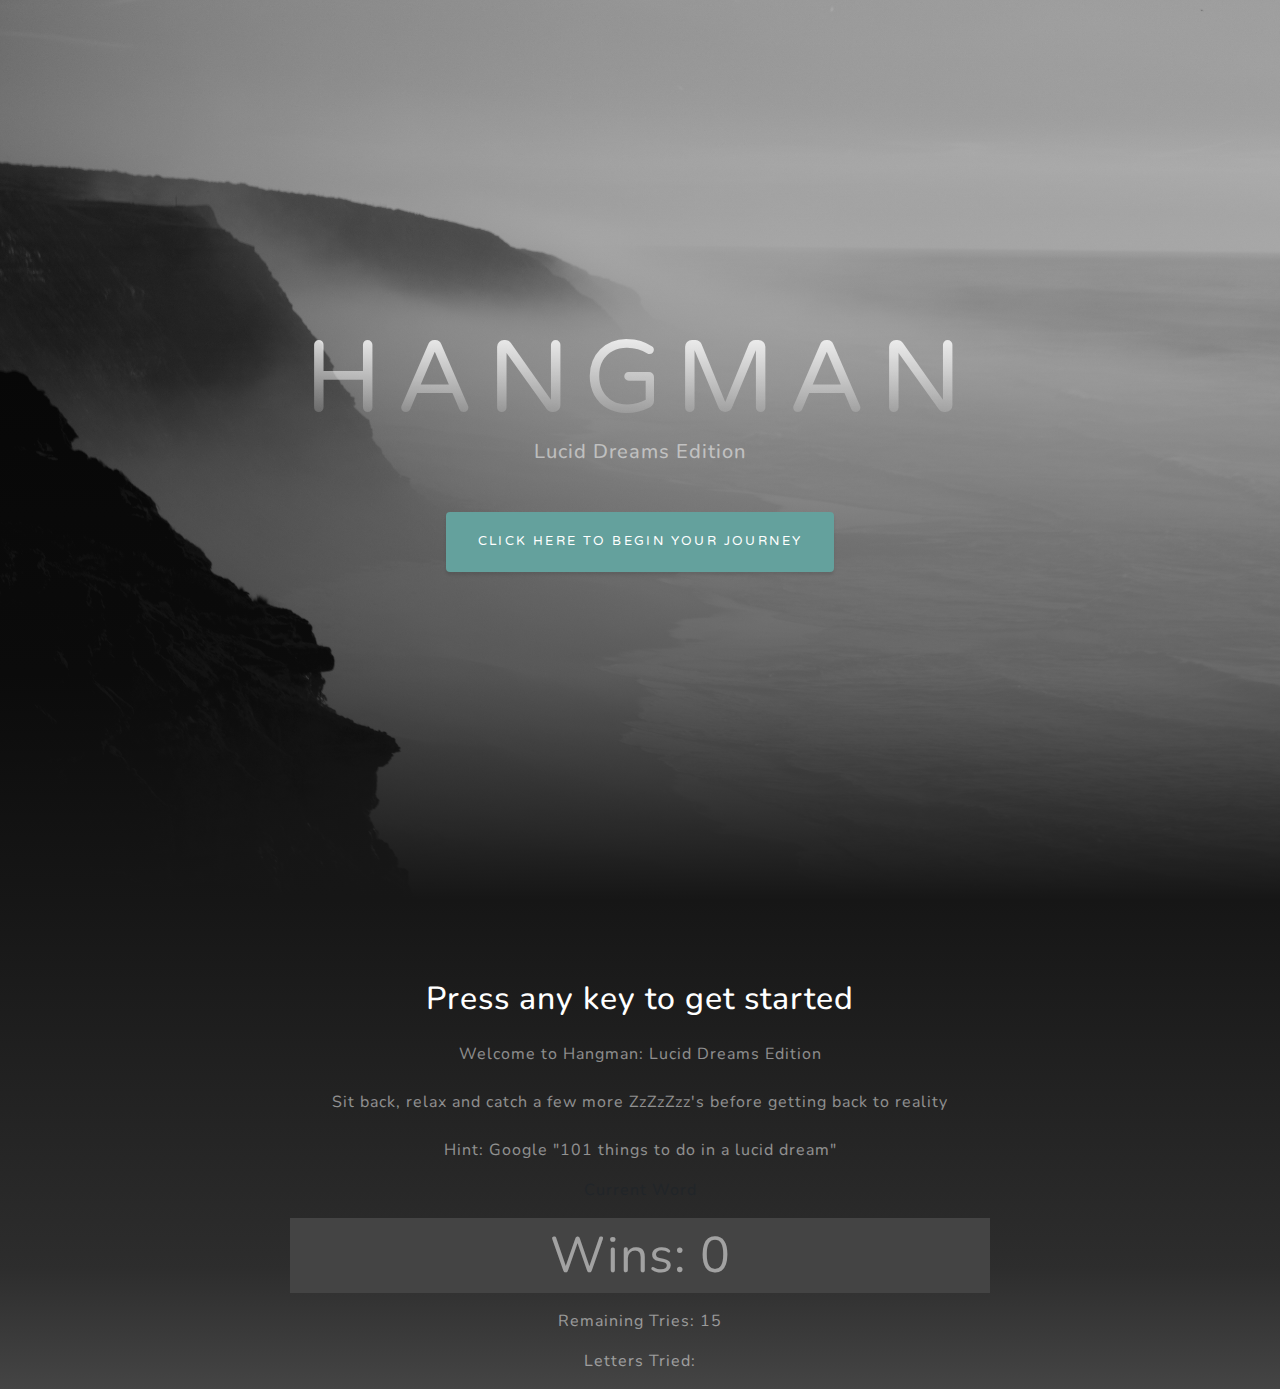
<file: index.html>
<!DOCTYPE html>
<html lang="en">

  <head>

    <meta charset="utf-8">
    <meta name="viewport" content="width=device-width, initial-scale=1, shrink-to-fit=no">
    <meta name="description" content="">
    <meta name="author" content="">

    <title>Hangman | Lucid Dreams Edition</title>

    <!-- Bootstrap core CSS -->
    <link href="vendor/bootstrap/css/bootstrap.min.css" rel="stylesheet">

    <!-- Custom fonts for this template -->
    <link href="vendor/fontawesome-free/css/all.min.css" rel="stylesheet">
    <link href="https://fonts.googleapis.com/css?family=Varela+Round" rel="stylesheet">
    <link href="https://fonts.googleapis.com/css?family=Nunito:200,200i,300,300i,400,400i,600,600i,700,700i,800,800i,900,900i" rel="stylesheet">

    <!-- Custom styles for this template -->
    <link href="assets/css/grayscale.css" rel="stylesheet">

    <!-- Hangman Game CSS -->
    <link href="assets/css/style.css" rel="stylesheet">

  </head>

  <body id="page-top">

     
    <!-- Header -->
    <header class="masthead">
      <div class="container d-flex h-100 align-items-center">
        <div class="mx-auto text-center">
          <h1 class="mx-auto my-0 text-uppercase">Hangman</h1>
          <h2 class="secondHead text-white-50 mx-auto mt-2 mb-5">Lucid Dreams Edition</h2>
          <a href="#hangman" class="btn btn-primary js-scroll-trigger">Click here to begin your journey</a>
        </div>
      </div>
    </header>

         

    <!-- About Section -->
    <section id="hangman" class="about-section text-center">
      <div class="container">
        <div class="row">
          <div class="col-lg-8 mx-auto">
            <h2 class="text-white mb-4">Press any key to get started</h2>
            <p class="text-white-50">Welcome to Hangman: Lucid Dreams Edition<br><br>Sit back, relax and catch a few more ZzZzZzz's before getting back to reality<br><br>Hint: Google "101 things to do in a lucid dream"</p>
          

             <!-- hangman game -->
        
             <div class="container">
               
                <div class="row main-row">
                         
                    <div class="word col-12">
                         <!-- Box that contains the current word -->
                        <p class="text-50 currentWord">Current Word </p>
                        <div id="hold-word">
                        <span class="text-design text-center" id="currentWord"></span>
                        </div>
                    </div>
                    
                    <!-- the panel for the letter guesses and win counts -->
                    <div class="score-view col-12">
                        <div class="row">
                            <div class="col-12">
                                
                                <div class="row">
                                    <div class="bottom-border col-12">
                                <p class="wins text-white-50 stats">Wins: <span id="wins">0</span></p>
                                <p class="tries text-white-50 stats">Remaining Tries: <span id="remainingTries">15</span></p>
                                <p class="tried text-white-50 stats">Letters Tried: <span id="lettersTried"></span></p>
                                    </div>
                            </div>
                            </div>
                        </div>
                    </div>
                </div>
            </div>
          
        
      </div>
    </section>

 
 

  

    <!-- Custom scripts for this template -->
    <script src="assets/javascript/grayscale.min.js"></script>

    <!-- Game script -->
    <script src="assets/javascript/game.js"></script>

  </body>

</html>
</file>
<file: assets/css/style.css>
html{
  background: #111;
  font-family: sans-serif;
  color: white;
}
.main-wrap{
  width: 400px;
  height: 300px;
  background: gray;
  display: flex;
  flex-direction: column;
  align-items: center;
  text-align: center;
  justify-content: center;
  margin: 30px auto;
  border-radius: 10px;
}
.answer-wrap{
  background: #444;
  width: 250px;
  border-radius: 5px;
  margin: 10px;
}

.wins-wrap{
  background: #444;
  width: auto;
  height: auto;
  border-radius: 5px;
  padding: 10px;
}

.guesses-wrap{
  background: #444;
  width: auto;
  height: auto;
  border-radius: 5px;
  padding: 10px;
}

.wins{
  font-size: 50px;
  color: red;
  background: #444;
  width: auto;
  height: auto;

}

.guesses{
  font-size: 50px;
  color: red;
  background: #444;
  width: auto;
  height: auto;

}

.input-wrap{
  width: 110px;
  display: flex;
  flex-flow: row;
  justify-content: space-around;
  align-items: center;
}
#user-guess{
  width: 30px;
  height: 30px;
  font-weight: bold;
  border-radius: 5px;
  text-align: center;
  background: rgba(0,0,0,0.8);
  outline: 0;
  border: none;
  padding: 0;
  color: white;
}
.guess-btn{
  height: 30px;
  width: 60px;
  background: green;
  display: flex;
  flex-direction: column;
  justify-content: center;
  border-radius: 8px;
  cursor: pointer;
}
.reset{
  height: 30px;
  width: 30px;
  background: darkred;
  display: flex;
  flex-direction: column;
  justify-content: center;
  border-radius: 50%;
  cursor: pointer;
  right: 0;
  align-self: flex-end;
  transform: translate(-10px,-50px);
  font-size: 1.5em;
}
</file>
<file: vendor/fontawesome-free/css/all.min.css>
/*!
 * Font Awesome Free 5.2.0 by @fontawesome - https://fontawesome.com
 * License - https://fontawesome.com/license (Icons: CC BY 4.0, Fonts: SIL OFL 1.1, Code: MIT License)
 */
.fa,.fab,.fal,.far,.fas{-moz-osx-font-smoothing:grayscale;-webkit-font-smoothing:antialiased;display:inline-block;font-style:normal;font-variant:normal;text-rendering:auto;line-height:1}.fa-lg{font-size:1.33333em;line-height:.75em;vertical-align:-.0667em}.fa-xs{font-size:.75em}.fa-sm{font-size:.875em}.fa-1x{font-size:1em}.fa-2x{font-size:2em}.fa-3x{font-size:3em}.fa-4x{font-size:4em}.fa-5x{font-size:5em}.fa-6x{font-size:6em}.fa-7x{font-size:7em}.fa-8x{font-size:8em}.fa-9x{font-size:9em}.fa-10x{font-size:10em}.fa-fw{text-align:center;width:1.25em}.fa-ul{list-style-type:none;margin-left:2.5em;padding-left:0}.fa-ul>li{position:relative}.fa-li{left:-2em;position:absolute;text-align:center;width:2em;line-height:inherit}.fa-border{border:.08em solid #eee;border-radius:.1em;padding:.2em .25em .15em}.fa-pull-left{float:left}.fa-pull-right{float:right}.fa.fa-pull-left,.fab.fa-pull-left,.fal.fa-pull-left,.far.fa-pull-left,.fas.fa-pull-left{margin-right:.3em}.fa.fa-pull-right,.fab.fa-pull-right,.fal.fa-pull-right,.far.fa-pull-right,.fas.fa-pull-right{margin-left:.3em}.fa-spin{animation:a 2s infinite linear}.fa-pulse{animation:a 1s infinite steps(8)}@keyframes a{0%{transform:rotate(0deg)}to{transform:rotate(1turn)}}.fa-rotate-90{-ms-filter:"progid:DXImageTransform.Microsoft.BasicImage(rotation=1)";transform:rotate(90deg)}.fa-rotate-180{-ms-filter:"progid:DXImageTransform.Microsoft.BasicImage(rotation=2)";transform:rotate(180deg)}.fa-rotate-270{-ms-filter:"progid:DXImageTransform.Microsoft.BasicImage(rotation=3)";transform:rotate(270deg)}.fa-flip-horizontal{-ms-filter:"progid:DXImageTransform.Microsoft.BasicImage(rotation=0, mirror=1)";transform:scaleX(-1)}.fa-flip-vertical{transform:scaleY(-1)}.fa-flip-horizontal.fa-flip-vertical,.fa-flip-vertical{-ms-filter:"progid:DXImageTransform.Microsoft.BasicImage(rotation=2, mirror=1)"}.fa-flip-horizontal.fa-flip-vertical{transform:scale(-1)}:root .fa-flip-horizontal,:root .fa-flip-vertical,:root .fa-rotate-90,:root .fa-rotate-180,:root .fa-rotate-270{-webkit-filter:none;filter:none}.fa-stack{display:inline-block;height:2em;line-height:2em;position:relative;vertical-align:middle;width:2em}.fa-stack-1x,.fa-stack-2x{left:0;position:absolute;text-align:center;width:100%}.fa-stack-1x{line-height:inherit}.fa-stack-2x{font-size:2em}.fa-inverse{color:#fff}.fa-500px:before{content:"\f26e"}.fa-accessible-icon:before{content:"\f368"}.fa-accusoft:before{content:"\f369"}.fa-address-book:before{content:"\f2b9"}.fa-address-card:before{content:"\f2bb"}.fa-adjust:before{content:"\f042"}.fa-adn:before{content:"\f170"}.fa-adversal:before{content:"\f36a"}.fa-affiliatetheme:before{content:"\f36b"}.fa-air-freshener:before{content:"\f5d0"}.fa-algolia:before{content:"\f36c"}.fa-align-center:before{content:"\f037"}.fa-align-justify:before{content:"\f039"}.fa-align-left:before{content:"\f036"}.fa-align-right:before{content:"\f038"}.fa-allergies:before{content:"\f461"}.fa-amazon:before{content:"\f270"}.fa-amazon-pay:before{content:"\f42c"}.fa-ambulance:before{content:"\f0f9"}.fa-american-sign-language-interpreting:before{content:"\f2a3"}.fa-amilia:before{content:"\f36d"}.fa-anchor:before{content:"\f13d"}.fa-android:before{content:"\f17b"}.fa-angellist:before{content:"\f209"}.fa-angle-double-down:before{content:"\f103"}.fa-angle-double-left:before{content:"\f100"}.fa-angle-double-right:before{content:"\f101"}.fa-angle-double-up:before{content:"\f102"}.fa-angle-down:before{content:"\f107"}.fa-angle-left:before{content:"\f104"}.fa-angle-right:before{content:"\f105"}.fa-angle-up:before{content:"\f106"}.fa-angry:before{content:"\f556"}.fa-angrycreative:before{content:"\f36e"}.fa-angular:before{content:"\f420"}.fa-app-store:before{content:"\f36f"}.fa-app-store-ios:before{content:"\f370"}.fa-apper:before{content:"\f371"}.fa-apple:before{content:"\f179"}.fa-apple-alt:before{content:"\f5d1"}.fa-apple-pay:before{content:"\f415"}.fa-archive:before{content:"\f187"}.fa-archway:before{content:"\f557"}.fa-arrow-alt-circle-down:before{content:"\f358"}.fa-arrow-alt-circle-left:before{content:"\f359"}.fa-arrow-alt-circle-right:before{content:"\f35a"}.fa-arrow-alt-circle-up:before{content:"\f35b"}.fa-arrow-circle-down:before{content:"\f0ab"}.fa-arrow-circle-left:before{content:"\f0a8"}.fa-arrow-circle-right:before{content:"\f0a9"}.fa-arrow-circle-up:before{content:"\f0aa"}.fa-arrow-down:before{content:"\f063"}.fa-arrow-left:before{content:"\f060"}.fa-arrow-right:before{content:"\f061"}.fa-arrow-up:before{content:"\f062"}.fa-arrows-alt:before{content:"\f0b2"}.fa-arrows-alt-h:before{content:"\f337"}.fa-arrows-alt-v:before{content:"\f338"}.fa-assistive-listening-systems:before{content:"\f2a2"}.fa-asterisk:before{content:"\f069"}.fa-asymmetrik:before{content:"\f372"}.fa-at:before{content:"\f1fa"}.fa-atlas:before{content:"\f558"}.fa-atom:before{content:"\f5d2"}.fa-audible:before{content:"\f373"}.fa-audio-description:before{content:"\f29e"}.fa-autoprefixer:before{content:"\f41c"}.fa-avianex:before{content:"\f374"}.fa-aviato:before{content:"\f421"}.fa-award:before{content:"\f559"}.fa-aws:before{content:"\f375"}.fa-backspace:before{content:"\f55a"}.fa-backward:before{content:"\f04a"}.fa-balance-scale:before{content:"\f24e"}.fa-ban:before{content:"\f05e"}.fa-band-aid:before{content:"\f462"}.fa-bandcamp:before{content:"\f2d5"}.fa-barcode:before{content:"\f02a"}.fa-bars:before{content:"\f0c9"}.fa-baseball-ball:before{content:"\f433"}.fa-basketball-ball:before{content:"\f434"}.fa-bath:before{content:"\f2cd"}.fa-battery-empty:before{content:"\f244"}.fa-battery-full:before{content:"\f240"}.fa-battery-half:before{content:"\f242"}.fa-battery-quarter:before{content:"\f243"}.fa-battery-three-quarters:before{content:"\f241"}.fa-bed:before{content:"\f236"}.fa-beer:before{content:"\f0fc"}.fa-behance:before{content:"\f1b4"}.fa-behance-square:before{content:"\f1b5"}.fa-bell:before{content:"\f0f3"}.fa-bell-slash:before{content:"\f1f6"}.fa-bezier-curve:before{content:"\f55b"}.fa-bicycle:before{content:"\f206"}.fa-bimobject:before{content:"\f378"}.fa-binoculars:before{content:"\f1e5"}.fa-birthday-cake:before{content:"\f1fd"}.fa-bitbucket:before{content:"\f171"}.fa-bitcoin:before{content:"\f379"}.fa-bity:before{content:"\f37a"}.fa-black-tie:before{content:"\f27e"}.fa-blackberry:before{content:"\f37b"}.fa-blender:before{content:"\f517"}.fa-blind:before{content:"\f29d"}.fa-blogger:before{content:"\f37c"}.fa-blogger-b:before{content:"\f37d"}.fa-bluetooth:before{content:"\f293"}.fa-bluetooth-b:before{content:"\f294"}.fa-bold:before{content:"\f032"}.fa-bolt:before{content:"\f0e7"}.fa-bomb:before{content:"\f1e2"}.fa-bone:before{content:"\f5d7"}.fa-bong:before{content:"\f55c"}.fa-book:before{content:"\f02d"}.fa-book-open:before{content:"\f518"}.fa-book-reader:before{content:"\f5da"}.fa-bookmark:before{content:"\f02e"}.fa-bowling-ball:before{content:"\f436"}.fa-box:before{content:"\f466"}.fa-box-open:before{content:"\f49e"}.fa-boxes:before{content:"\f468"}.fa-braille:before{content:"\f2a1"}.fa-brain:before{content:"\f5dc"}.fa-briefcase:before{content:"\f0b1"}.fa-briefcase-medical:before{content:"\f469"}.fa-broadcast-tower:before{content:"\f519"}.fa-broom:before{content:"\f51a"}.fa-brush:before{content:"\f55d"}.fa-btc:before{content:"\f15a"}.fa-bug:before{content:"\f188"}.fa-building:before{content:"\f1ad"}.fa-bullhorn:before{content:"\f0a1"}.fa-bullseye:before{content:"\f140"}.fa-burn:before{content:"\f46a"}.fa-buromobelexperte:before{content:"\f37f"}.fa-bus:before{content:"\f207"}.fa-bus-alt:before{content:"\f55e"}.fa-buysellads:before{content:"\f20d"}.fa-calculator:before{content:"\f1ec"}.fa-calendar:before{content:"\f133"}.fa-calendar-alt:before{content:"\f073"}.fa-calendar-check:before{content:"\f274"}.fa-calendar-minus:before{content:"\f272"}.fa-calendar-plus:before{content:"\f271"}.fa-calendar-times:before{content:"\f273"}.fa-camera:before{content:"\f030"}.fa-camera-retro:before{content:"\f083"}.fa-cannabis:before{content:"\f55f"}.fa-capsules:before{content:"\f46b"}.fa-car:before{content:"\f1b9"}.fa-car-alt:before{content:"\f5de"}.fa-car-battery:before{content:"\f5df"}.fa-car-crash:before{content:"\f5e1"}.fa-car-side:before{content:"\f5e4"}.fa-caret-down:before{content:"\f0d7"}.fa-caret-left:before{content:"\f0d9"}.fa-caret-right:before{content:"\f0da"}.fa-caret-square-down:before{content:"\f150"}.fa-caret-square-left:before{content:"\f191"}.fa-caret-square-right:before{content:"\f152"}.fa-caret-square-up:before{content:"\f151"}.fa-caret-up:before{content:"\f0d8"}.fa-cart-arrow-down:before{content:"\f218"}.fa-cart-plus:before{content:"\f217"}.fa-cc-amazon-pay:before{content:"\f42d"}.fa-cc-amex:before{content:"\f1f3"}.fa-cc-apple-pay:before{content:"\f416"}.fa-cc-diners-club:before{content:"\f24c"}.fa-cc-discover:before{content:"\f1f2"}.fa-cc-jcb:before{content:"\f24b"}.fa-cc-mastercard:before{content:"\f1f1"}.fa-cc-paypal:before{content:"\f1f4"}.fa-cc-stripe:before{content:"\f1f5"}.fa-cc-visa:before{content:"\f1f0"}.fa-centercode:before{content:"\f380"}.fa-certificate:before{content:"\f0a3"}.fa-chalkboard:before{content:"\f51b"}.fa-chalkboard-teacher:before{content:"\f51c"}.fa-charging-station:before{content:"\f5e7"}.fa-chart-area:before{content:"\f1fe"}.fa-chart-bar:before{content:"\f080"}.fa-chart-line:before{content:"\f201"}.fa-chart-pie:before{content:"\f200"}.fa-check:before{content:"\f00c"}.fa-check-circle:before{content:"\f058"}.fa-check-double:before{content:"\f560"}.fa-check-square:before{content:"\f14a"}.fa-chess:before{content:"\f439"}.fa-chess-bishop:before{content:"\f43a"}.fa-chess-board:before{content:"\f43c"}.fa-chess-king:before{content:"\f43f"}.fa-chess-knight:before{content:"\f441"}.fa-chess-pawn:before{content:"\f443"}.fa-chess-queen:before{content:"\f445"}.fa-chess-rook:before{content:"\f447"}.fa-chevron-circle-down:before{content:"\f13a"}.fa-chevron-circle-left:before{content:"\f137"}.fa-chevron-circle-right:before{content:"\f138"}.fa-chevron-circle-up:before{content:"\f139"}.fa-chevron-down:before{content:"\f078"}.fa-chevron-left:before{content:"\f053"}.fa-chevron-right:before{content:"\f054"}.fa-chevron-up:before{content:"\f077"}.fa-child:before{content:"\f1ae"}.fa-chrome:before{content:"\f268"}.fa-church:before{content:"\f51d"}.fa-circle:before{content:"\f111"}.fa-circle-notch:before{content:"\f1ce"}.fa-clipboard:before{content:"\f328"}.fa-clipboard-check:before{content:"\f46c"}.fa-clipboard-list:before{content:"\f46d"}.fa-clock:before{content:"\f017"}.fa-clone:before{content:"\f24d"}.fa-closed-captioning:before{content:"\f20a"}.fa-cloud:before{content:"\f0c2"}.fa-cloud-download-alt:before{content:"\f381"}.fa-cloud-upload-alt:before{content:"\f382"}.fa-cloudscale:before{content:"\f383"}.fa-cloudsmith:before{content:"\f384"}.fa-cloudversify:before{content:"\f385"}.fa-cocktail:before{content:"\f561"}.fa-code:before{content:"\f121"}.fa-code-branch:before{content:"\f126"}.fa-codepen:before{content:"\f1cb"}.fa-codiepie:before{content:"\f284"}.fa-coffee:before{content:"\f0f4"}.fa-cog:before{content:"\f013"}.fa-cogs:before{content:"\f085"}.fa-coins:before{content:"\f51e"}.fa-columns:before{content:"\f0db"}.fa-comment:before{content:"\f075"}.fa-comment-alt:before{content:"\f27a"}.fa-comment-dots:before{content:"\f4ad"}.fa-comment-slash:before{content:"\f4b3"}.fa-comments:before{content:"\f086"}.fa-compact-disc:before{content:"\f51f"}.fa-compass:before{content:"\f14e"}.fa-compress:before{content:"\f066"}.fa-concierge-bell:before{content:"\f562"}.fa-connectdevelop:before{content:"\f20e"}.fa-contao:before{content:"\f26d"}.fa-cookie:before{content:"\f563"}.fa-cookie-bite:before{content:"\f564"}.fa-copy:before{content:"\f0c5"}.fa-copyright:before{content:"\f1f9"}.fa-couch:before{content:"\f4b8"}.fa-cpanel:before{content:"\f388"}.fa-creative-commons:before{content:"\f25e"}.fa-creative-commons-by:before{content:"\f4e7"}.fa-creative-commons-nc:before{content:"\f4e8"}.fa-creative-commons-nc-eu:before{content:"\f4e9"}.fa-creative-commons-nc-jp:before{content:"\f4ea"}.fa-creative-commons-nd:before{content:"\f4eb"}.fa-creative-commons-pd:before{content:"\f4ec"}.fa-creative-commons-pd-alt:before{content:"\f4ed"}.fa-creative-commons-remix:before{content:"\f4ee"}.fa-creative-commons-sa:before{content:"\f4ef"}.fa-creative-commons-sampling:before{content:"\f4f0"}.fa-creative-commons-sampling-plus:before{content:"\f4f1"}.fa-creative-commons-share:before{content:"\f4f2"}.fa-credit-card:before{content:"\f09d"}.fa-crop:before{content:"\f125"}.fa-crop-alt:before{content:"\f565"}.fa-crosshairs:before{content:"\f05b"}.fa-crow:before{content:"\f520"}.fa-crown:before{content:"\f521"}.fa-css3:before{content:"\f13c"}.fa-css3-alt:before{content:"\f38b"}.fa-cube:before{content:"\f1b2"}.fa-cubes:before{content:"\f1b3"}.fa-cut:before{content:"\f0c4"}.fa-cuttlefish:before{content:"\f38c"}.fa-d-and-d:before{content:"\f38d"}.fa-dashcube:before{content:"\f210"}.fa-database:before{content:"\f1c0"}.fa-deaf:before{content:"\f2a4"}.fa-delicious:before{content:"\f1a5"}.fa-deploydog:before{content:"\f38e"}.fa-deskpro:before{content:"\f38f"}.fa-desktop:before{content:"\f108"}.fa-deviantart:before{content:"\f1bd"}.fa-diagnoses:before{content:"\f470"}.fa-dice:before{content:"\f522"}.fa-dice-five:before{content:"\f523"}.fa-dice-four:before{content:"\f524"}.fa-dice-one:before{content:"\f525"}.fa-dice-six:before{content:"\f526"}.fa-dice-three:before{content:"\f527"}.fa-dice-two:before{content:"\f528"}.fa-digg:before{content:"\f1a6"}.fa-digital-ocean:before{content:"\f391"}.fa-digital-tachograph:before{content:"\f566"}.fa-directions:before{content:"\f5eb"}.fa-discord:before{content:"\f392"}.fa-discourse:before{content:"\f393"}.fa-divide:before{content:"\f529"}.fa-dizzy:before{content:"\f567"}.fa-dna:before{content:"\f471"}.fa-dochub:before{content:"\f394"}.fa-docker:before{content:"\f395"}.fa-dollar-sign:before{content:"\f155"}.fa-dolly:before{content:"\f472"}.fa-dolly-flatbed:before{content:"\f474"}.fa-donate:before{content:"\f4b9"}.fa-door-closed:before{content:"\f52a"}.fa-door-open:before{content:"\f52b"}.fa-dot-circle:before{content:"\f192"}.fa-dove:before{content:"\f4ba"}.fa-download:before{content:"\f019"}.fa-draft2digital:before{content:"\f396"}.fa-drafting-compass:before{content:"\f568"}.fa-draw-polygon:before{content:"\f5ee"}.fa-dribbble:before{content:"\f17d"}.fa-dribbble-square:before{content:"\f397"}.fa-dropbox:before{content:"\f16b"}.fa-drum:before{content:"\f569"}.fa-drum-steelpan:before{content:"\f56a"}.fa-drupal:before{content:"\f1a9"}.fa-dumbbell:before{content:"\f44b"}.fa-dyalog:before{content:"\f399"}.fa-earlybirds:before{content:"\f39a"}.fa-ebay:before{content:"\f4f4"}.fa-edge:before{content:"\f282"}.fa-edit:before{content:"\f044"}.fa-eject:before{content:"\f052"}.fa-elementor:before{content:"\f430"}.fa-ellipsis-h:before{content:"\f141"}.fa-ellipsis-v:before{content:"\f142"}.fa-ello:before{content:"\f5f1"}.fa-ember:before{content:"\f423"}.fa-empire:before{content:"\f1d1"}.fa-envelope:before{content:"\f0e0"}.fa-envelope-open:before{content:"\f2b6"}.fa-envelope-square:before{content:"\f199"}.fa-envira:before{content:"\f299"}.fa-equals:before{content:"\f52c"}.fa-eraser:before{content:"\f12d"}.fa-erlang:before{content:"\f39d"}.fa-ethereum:before{content:"\f42e"}.fa-etsy:before{content:"\f2d7"}.fa-euro-sign:before{content:"\f153"}.fa-exchange-alt:before{content:"\f362"}.fa-exclamation:before{content:"\f12a"}.fa-exclamation-circle:before{content:"\f06a"}.fa-exclamation-triangle:before{content:"\f071"}.fa-expand:before{content:"\f065"}.fa-expand-arrows-alt:before{content:"\f31e"}.fa-expeditedssl:before{content:"\f23e"}.fa-external-link-alt:before{content:"\f35d"}.fa-external-link-square-alt:before{content:"\f360"}.fa-eye:before{content:"\f06e"}.fa-eye-dropper:before{content:"\f1fb"}.fa-eye-slash:before{content:"\f070"}.fa-facebook:before{content:"\f09a"}.fa-facebook-f:before{content:"\f39e"}.fa-facebook-messenger:before{content:"\f39f"}.fa-facebook-square:before{content:"\f082"}.fa-fast-backward:before{content:"\f049"}.fa-fast-forward:before{content:"\f050"}.fa-fax:before{content:"\f1ac"}.fa-feather:before{content:"\f52d"}.fa-feather-alt:before{content:"\f56b"}.fa-female:before{content:"\f182"}.fa-fighter-jet:before{content:"\f0fb"}.fa-file:before{content:"\f15b"}.fa-file-alt:before{content:"\f15c"}.fa-file-archive:before{content:"\f1c6"}.fa-file-audio:before{content:"\f1c7"}.fa-file-code:before{content:"\f1c9"}.fa-file-contract:before{content:"\f56c"}.fa-file-download:before{content:"\f56d"}.fa-file-excel:before{content:"\f1c3"}.fa-file-export:before{content:"\f56e"}.fa-file-image:before{content:"\f1c5"}.fa-file-import:before{content:"\f56f"}.fa-file-invoice:before{content:"\f570"}.fa-file-invoice-dollar:before{content:"\f571"}.fa-file-medical:before{content:"\f477"}.fa-file-medical-alt:before{content:"\f478"}.fa-file-pdf:before{content:"\f1c1"}.fa-file-powerpoint:before{content:"\f1c4"}.fa-file-prescription:before{content:"\f572"}.fa-file-signature:before{content:"\f573"}.fa-file-upload:before{content:"\f574"}.fa-file-video:before{content:"\f1c8"}.fa-file-word:before{content:"\f1c2"}.fa-fill:before{content:"\f575"}.fa-fill-drip:before{content:"\f576"}.fa-film:before{content:"\f008"}.fa-filter:before{content:"\f0b0"}.fa-fingerprint:before{content:"\f577"}.fa-fire:before{content:"\f06d"}.fa-fire-extinguisher:before{content:"\f134"}.fa-firefox:before{content:"\f269"}.fa-first-aid:before{content:"\f479"}.fa-first-order:before{content:"\f2b0"}.fa-first-order-alt:before{content:"\f50a"}.fa-firstdraft:before{content:"\f3a1"}.fa-fish:before{content:"\f578"}.fa-flag:before{content:"\f024"}.fa-flag-checkered:before{content:"\f11e"}.fa-flask:before{content:"\f0c3"}.fa-flickr:before{content:"\f16e"}.fa-flipboard:before{content:"\f44d"}.fa-flushed:before{content:"\f579"}.fa-fly:before{content:"\f417"}.fa-folder:before{content:"\f07b"}.fa-folder-open:before{content:"\f07c"}.fa-font:before{content:"\f031"}.fa-font-awesome:before{content:"\f2b4"}.fa-font-awesome-alt:before{content:"\f35c"}.fa-font-awesome-flag:before{content:"\f425"}.fa-font-awesome-logo-full:before{content:"\f4e6"}.fa-fonticons:before{content:"\f280"}.fa-fonticons-fi:before{content:"\f3a2"}.fa-football-ball:before{content:"\f44e"}.fa-fort-awesome:before{content:"\f286"}.fa-fort-awesome-alt:before{content:"\f3a3"}.fa-forumbee:before{content:"\f211"}.fa-forward:before{content:"\f04e"}.fa-foursquare:before{content:"\f180"}.fa-free-code-camp:before{content:"\f2c5"}.fa-freebsd:before{content:"\f3a4"}.fa-frog:before{content:"\f52e"}.fa-frown:before{content:"\f119"}.fa-frown-open:before{content:"\f57a"}.fa-fulcrum:before{content:"\f50b"}.fa-futbol:before{content:"\f1e3"}.fa-galactic-republic:before{content:"\f50c"}.fa-galactic-senate:before{content:"\f50d"}.fa-gamepad:before{content:"\f11b"}.fa-gas-pump:before{content:"\f52f"}.fa-gavel:before{content:"\f0e3"}.fa-gem:before{content:"\f3a5"}.fa-genderless:before{content:"\f22d"}.fa-get-pocket:before{content:"\f265"}.fa-gg:before{content:"\f260"}.fa-gg-circle:before{content:"\f261"}.fa-gift:before{content:"\f06b"}.fa-git:before{content:"\f1d3"}.fa-git-square:before{content:"\f1d2"}.fa-github:before{content:"\f09b"}.fa-github-alt:before{content:"\f113"}.fa-github-square:before{content:"\f092"}.fa-gitkraken:before{content:"\f3a6"}.fa-gitlab:before{content:"\f296"}.fa-gitter:before{content:"\f426"}.fa-glass-martini:before{content:"\f000"}.fa-glass-martini-alt:before{content:"\f57b"}.fa-glasses:before{content:"\f530"}.fa-glide:before{content:"\f2a5"}.fa-glide-g:before{content:"\f2a6"}.fa-globe:before{content:"\f0ac"}.fa-globe-africa:before{content:"\f57c"}.fa-globe-americas:before{content:"\f57d"}.fa-globe-asia:before{content:"\f57e"}.fa-gofore:before{content:"\f3a7"}.fa-golf-ball:before{content:"\f450"}.fa-goodreads:before{content:"\f3a8"}.fa-goodreads-g:before{content:"\f3a9"}.fa-google:before{content:"\f1a0"}.fa-google-drive:before{content:"\f3aa"}.fa-google-play:before{content:"\f3ab"}.fa-google-plus:before{content:"\f2b3"}.fa-google-plus-g:before{content:"\f0d5"}.fa-google-plus-square:before{content:"\f0d4"}.fa-google-wallet:before{content:"\f1ee"}.fa-graduation-cap:before{content:"\f19d"}.fa-gratipay:before{content:"\f184"}.fa-grav:before{content:"\f2d6"}.fa-greater-than:before{content:"\f531"}.fa-greater-than-equal:before{content:"\f532"}.fa-grimace:before{content:"\f57f"}.fa-grin:before{content:"\f580"}.fa-grin-alt:before{content:"\f581"}.fa-grin-beam:before{content:"\f582"}.fa-grin-beam-sweat:before{content:"\f583"}.fa-grin-hearts:before{content:"\f584"}.fa-grin-squint:before{content:"\f585"}.fa-grin-squint-tears:before{content:"\f586"}.fa-grin-stars:before{content:"\f587"}.fa-grin-tears:before{content:"\f588"}.fa-grin-tongue:before{content:"\f589"}.fa-grin-tongue-squint:before{content:"\f58a"}.fa-grin-tongue-wink:before{content:"\f58b"}.fa-grin-wink:before{content:"\f58c"}.fa-grip-horizontal:before{content:"\f58d"}.fa-grip-vertical:before{content:"\f58e"}.fa-gripfire:before{content:"\f3ac"}.fa-grunt:before{content:"\f3ad"}.fa-gulp:before{content:"\f3ae"}.fa-h-square:before{content:"\f0fd"}.fa-hacker-news:before{content:"\f1d4"}.fa-hacker-news-square:before{content:"\f3af"}.fa-hackerrank:before{content:"\f5f7"}.fa-hand-holding:before{content:"\f4bd"}.fa-hand-holding-heart:before{content:"\f4be"}.fa-hand-holding-usd:before{content:"\f4c0"}.fa-hand-lizard:before{content:"\f258"}.fa-hand-paper:before{content:"\f256"}.fa-hand-peace:before{content:"\f25b"}.fa-hand-point-down:before{content:"\f0a7"}.fa-hand-point-left:before{content:"\f0a5"}.fa-hand-point-right:before{content:"\f0a4"}.fa-hand-point-up:before{content:"\f0a6"}.fa-hand-pointer:before{content:"\f25a"}.fa-hand-rock:before{content:"\f255"}.fa-hand-scissors:before{content:"\f257"}.fa-hand-spock:before{content:"\f259"}.fa-hands:before{content:"\f4c2"}.fa-hands-helping:before{content:"\f4c4"}.fa-handshake:before{content:"\f2b5"}.fa-hashtag:before{content:"\f292"}.fa-hdd:before{content:"\f0a0"}.fa-heading:before{content:"\f1dc"}.fa-headphones:before{content:"\f025"}.fa-headphones-alt:before{content:"\f58f"}.fa-headset:before{content:"\f590"}.fa-heart:before{content:"\f004"}.fa-heartbeat:before{content:"\f21e"}.fa-helicopter:before{content:"\f533"}.fa-highlighter:before{content:"\f591"}.fa-hips:before{content:"\f452"}.fa-hire-a-helper:before{content:"\f3b0"}.fa-history:before{content:"\f1da"}.fa-hockey-puck:before{content:"\f453"}.fa-home:before{content:"\f015"}.fa-hooli:before{content:"\f427"}.fa-hornbill:before{content:"\f592"}.fa-hospital:before{content:"\f0f8"}.fa-hospital-alt:before{content:"\f47d"}.fa-hospital-symbol:before{content:"\f47e"}.fa-hot-tub:before{content:"\f593"}.fa-hotel:before{content:"\f594"}.fa-hotjar:before{content:"\f3b1"}.fa-hourglass:before{content:"\f254"}.fa-hourglass-end:before{content:"\f253"}.fa-hourglass-half:before{content:"\f252"}.fa-hourglass-start:before{content:"\f251"}.fa-houzz:before{content:"\f27c"}.fa-html5:before{content:"\f13b"}.fa-hubspot:before{content:"\f3b2"}.fa-i-cursor:before{content:"\f246"}.fa-id-badge:before{content:"\f2c1"}.fa-id-card:before{content:"\f2c2"}.fa-id-card-alt:before{content:"\f47f"}.fa-image:before{content:"\f03e"}.fa-images:before{content:"\f302"}.fa-imdb:before{content:"\f2d8"}.fa-inbox:before{content:"\f01c"}.fa-indent:before{content:"\f03c"}.fa-industry:before{content:"\f275"}.fa-infinity:before{content:"\f534"}.fa-info:before{content:"\f129"}.fa-info-circle:before{content:"\f05a"}.fa-instagram:before{content:"\f16d"}.fa-internet-explorer:before{content:"\f26b"}.fa-ioxhost:before{content:"\f208"}.fa-italic:before{content:"\f033"}.fa-itunes:before{content:"\f3b4"}.fa-itunes-note:before{content:"\f3b5"}.fa-java:before{content:"\f4e4"}.fa-jedi-order:before{content:"\f50e"}.fa-jenkins:before{content:"\f3b6"}.fa-joget:before{content:"\f3b7"}.fa-joint:before{content:"\f595"}.fa-joomla:before{content:"\f1aa"}.fa-js:before{content:"\f3b8"}.fa-js-square:before{content:"\f3b9"}.fa-jsfiddle:before{content:"\f1cc"}.fa-kaggle:before{content:"\f5fa"}.fa-key:before{content:"\f084"}.fa-keybase:before{content:"\f4f5"}.fa-keyboard:before{content:"\f11c"}.fa-keycdn:before{content:"\f3ba"}.fa-kickstarter:before{content:"\f3bb"}.fa-kickstarter-k:before{content:"\f3bc"}.fa-kiss:before{content:"\f596"}.fa-kiss-beam:before{content:"\f597"}.fa-kiss-wink-heart:before{content:"\f598"}.fa-kiwi-bird:before{content:"\f535"}.fa-korvue:before{content:"\f42f"}.fa-language:before{content:"\f1ab"}.fa-laptop:before{content:"\f109"}.fa-laptop-code:before{content:"\f5fc"}.fa-laravel:before{content:"\f3bd"}.fa-lastfm:before{content:"\f202"}.fa-lastfm-square:before{content:"\f203"}.fa-laugh:before{content:"\f599"}.fa-laugh-beam:before{content:"\f59a"}.fa-laugh-squint:before{content:"\f59b"}.fa-laugh-wink:before{content:"\f59c"}.fa-layer-group:before{content:"\f5fd"}.fa-leaf:before{content:"\f06c"}.fa-leanpub:before{content:"\f212"}.fa-lemon:before{content:"\f094"}.fa-less:before{content:"\f41d"}.fa-less-than:before{content:"\f536"}.fa-less-than-equal:before{content:"\f537"}.fa-level-down-alt:before{content:"\f3be"}.fa-level-up-alt:before{content:"\f3bf"}.fa-life-ring:before{content:"\f1cd"}.fa-lightbulb:before{content:"\f0eb"}.fa-line:before{content:"\f3c0"}.fa-link:before{content:"\f0c1"}.fa-linkedin:before{content:"\f08c"}.fa-linkedin-in:before{content:"\f0e1"}.fa-linode:before{content:"\f2b8"}.fa-linux:before{content:"\f17c"}.fa-lira-sign:before{content:"\f195"}.fa-list:before{content:"\f03a"}.fa-list-alt:before{content:"\f022"}.fa-list-ol:before{content:"\f0cb"}.fa-list-ul:before{content:"\f0ca"}.fa-location-arrow:before{content:"\f124"}.fa-lock:before{content:"\f023"}.fa-lock-open:before{content:"\f3c1"}.fa-long-arrow-alt-down:before{content:"\f309"}.fa-long-arrow-alt-left:before{content:"\f30a"}.fa-long-arrow-alt-right:before{content:"\f30b"}.fa-long-arrow-alt-up:before{content:"\f30c"}.fa-low-vision:before{content:"\f2a8"}.fa-luggage-cart:before{content:"\f59d"}.fa-lyft:before{content:"\f3c3"}.fa-magento:before{content:"\f3c4"}.fa-magic:before{content:"\f0d0"}.fa-magnet:before{content:"\f076"}.fa-mailchimp:before{content:"\f59e"}.fa-male:before{content:"\f183"}.fa-mandalorian:before{content:"\f50f"}.fa-map:before{content:"\f279"}.fa-map-marked:before{content:"\f59f"}.fa-map-marked-alt:before{content:"\f5a0"}.fa-map-marker:before{content:"\f041"}.fa-map-marker-alt:before{content:"\f3c5"}.fa-map-pin:before{content:"\f276"}.fa-map-signs:before{content:"\f277"}.fa-markdown:before{content:"\f60f"}.fa-marker:before{content:"\f5a1"}.fa-mars:before{content:"\f222"}.fa-mars-double:before{content:"\f227"}.fa-mars-stroke:before{content:"\f229"}.fa-mars-stroke-h:before{content:"\f22b"}.fa-mars-stroke-v:before{content:"\f22a"}.fa-mastodon:before{content:"\f4f6"}.fa-maxcdn:before{content:"\f136"}.fa-medal:before{content:"\f5a2"}.fa-medapps:before{content:"\f3c6"}.fa-medium:before{content:"\f23a"}.fa-medium-m:before{content:"\f3c7"}.fa-medkit:before{content:"\f0fa"}.fa-medrt:before{content:"\f3c8"}.fa-meetup:before{content:"\f2e0"}.fa-megaport:before{content:"\f5a3"}.fa-meh:before{content:"\f11a"}.fa-meh-blank:before{content:"\f5a4"}.fa-meh-rolling-eyes:before{content:"\f5a5"}.fa-memory:before{content:"\f538"}.fa-mercury:before{content:"\f223"}.fa-microchip:before{content:"\f2db"}.fa-microphone:before{content:"\f130"}.fa-microphone-alt:before{content:"\f3c9"}.fa-microphone-alt-slash:before{content:"\f539"}.fa-microphone-slash:before{content:"\f131"}.fa-microscope:before{content:"\f610"}.fa-microsoft:before{content:"\f3ca"}.fa-minus:before{content:"\f068"}.fa-minus-circle:before{content:"\f056"}.fa-minus-square:before{content:"\f146"}.fa-mix:before{content:"\f3cb"}.fa-mixcloud:before{content:"\f289"}.fa-mizuni:before{content:"\f3cc"}.fa-mobile:before{content:"\f10b"}.fa-mobile-alt:before{content:"\f3cd"}.fa-modx:before{content:"\f285"}.fa-monero:before{content:"\f3d0"}.fa-money-bill:before{content:"\f0d6"}.fa-money-bill-alt:before{content:"\f3d1"}.fa-money-bill-wave:before{content:"\f53a"}.fa-money-bill-wave-alt:before{content:"\f53b"}.fa-money-check:before{content:"\f53c"}.fa-money-check-alt:before{content:"\f53d"}.fa-monument:before{content:"\f5a6"}.fa-moon:before{content:"\f186"}.fa-mortar-pestle:before{content:"\f5a7"}.fa-motorcycle:before{content:"\f21c"}.fa-mouse-pointer:before{content:"\f245"}.fa-music:before{content:"\f001"}.fa-napster:before{content:"\f3d2"}.fa-neos:before{content:"\f612"}.fa-neuter:before{content:"\f22c"}.fa-newspaper:before{content:"\f1ea"}.fa-nimblr:before{content:"\f5a8"}.fa-nintendo-switch:before{content:"\f418"}.fa-node:before{content:"\f419"}.fa-node-js:before{content:"\f3d3"}.fa-not-equal:before{content:"\f53e"}.fa-notes-medical:before{content:"\f481"}.fa-npm:before{content:"\f3d4"}.fa-ns8:before{content:"\f3d5"}.fa-nutritionix:before{content:"\f3d6"}.fa-object-group:before{content:"\f247"}.fa-object-ungroup:before{content:"\f248"}.fa-odnoklassniki:before{content:"\f263"}.fa-odnoklassniki-square:before{content:"\f264"}.fa-oil-can:before{content:"\f613"}.fa-old-republic:before{content:"\f510"}.fa-opencart:before{content:"\f23d"}.fa-openid:before{content:"\f19b"}.fa-opera:before{content:"\f26a"}.fa-optin-monster:before{content:"\f23c"}.fa-osi:before{content:"\f41a"}.fa-outdent:before{content:"\f03b"}.fa-page4:before{content:"\f3d7"}.fa-pagelines:before{content:"\f18c"}.fa-paint-brush:before{content:"\f1fc"}.fa-paint-roller:before{content:"\f5aa"}.fa-palette:before{content:"\f53f"}.fa-palfed:before{content:"\f3d8"}.fa-pallet:before{content:"\f482"}.fa-paper-plane:before{content:"\f1d8"}.fa-paperclip:before{content:"\f0c6"}.fa-parachute-box:before{content:"\f4cd"}.fa-paragraph:before{content:"\f1dd"}.fa-parking:before{content:"\f540"}.fa-passport:before{content:"\f5ab"}.fa-paste:before{content:"\f0ea"}.fa-patreon:before{content:"\f3d9"}.fa-pause:before{content:"\f04c"}.fa-pause-circle:before{content:"\f28b"}.fa-paw:before{content:"\f1b0"}.fa-paypal:before{content:"\f1ed"}.fa-pen:before{content:"\f304"}.fa-pen-alt:before{content:"\f305"}.fa-pen-fancy:before{content:"\f5ac"}.fa-pen-nib:before{content:"\f5ad"}.fa-pen-square:before{content:"\f14b"}.fa-pencil-alt:before{content:"\f303"}.fa-pencil-ruler:before{content:"\f5ae"}.fa-people-carry:before{content:"\f4ce"}.fa-percent:before{content:"\f295"}.fa-percentage:before{content:"\f541"}.fa-periscope:before{content:"\f3da"}.fa-phabricator:before{content:"\f3db"}.fa-phoenix-framework:before{content:"\f3dc"}.fa-phoenix-squadron:before{content:"\f511"}.fa-phone:before{content:"\f095"}.fa-phone-slash:before{content:"\f3dd"}.fa-phone-square:before{content:"\f098"}.fa-phone-volume:before{content:"\f2a0"}.fa-php:before{content:"\f457"}.fa-pied-piper:before{content:"\f2ae"}.fa-pied-piper-alt:before{content:"\f1a8"}.fa-pied-piper-hat:before{content:"\f4e5"}.fa-pied-piper-pp:before{content:"\f1a7"}.fa-piggy-bank:before{content:"\f4d3"}.fa-pills:before{content:"\f484"}.fa-pinterest:before{content:"\f0d2"}.fa-pinterest-p:before{content:"\f231"}.fa-pinterest-square:before{content:"\f0d3"}.fa-plane:before{content:"\f072"}.fa-plane-arrival:before{content:"\f5af"}.fa-plane-departure:before{content:"\f5b0"}.fa-play:before{content:"\f04b"}.fa-play-circle:before{content:"\f144"}.fa-playstation:before{content:"\f3df"}.fa-plug:before{content:"\f1e6"}.fa-plus:before{content:"\f067"}.fa-plus-circle:before{content:"\f055"}.fa-plus-square:before{content:"\f0fe"}.fa-podcast:before{content:"\f2ce"}.fa-poo:before{content:"\f2fe"}.fa-poop:before{content:"\f619"}.fa-portrait:before{content:"\f3e0"}.fa-pound-sign:before{content:"\f154"}.fa-power-off:before{content:"\f011"}.fa-prescription:before{content:"\f5b1"}.fa-prescription-bottle:before{content:"\f485"}.fa-prescription-bottle-alt:before{content:"\f486"}.fa-print:before{content:"\f02f"}.fa-procedures:before{content:"\f487"}.fa-product-hunt:before{content:"\f288"}.fa-project-diagram:before{content:"\f542"}.fa-pushed:before{content:"\f3e1"}.fa-puzzle-piece:before{content:"\f12e"}.fa-python:before{content:"\f3e2"}.fa-qq:before{content:"\f1d6"}.fa-qrcode:before{content:"\f029"}.fa-question:before{content:"\f128"}.fa-question-circle:before{content:"\f059"}.fa-quidditch:before{content:"\f458"}.fa-quinscape:before{content:"\f459"}.fa-quora:before{content:"\f2c4"}.fa-quote-left:before{content:"\f10d"}.fa-quote-right:before{content:"\f10e"}.fa-r-project:before{content:"\f4f7"}.fa-random:before{content:"\f074"}.fa-ravelry:before{content:"\f2d9"}.fa-react:before{content:"\f41b"}.fa-readme:before{content:"\f4d5"}.fa-rebel:before{content:"\f1d0"}.fa-receipt:before{content:"\f543"}.fa-recycle:before{content:"\f1b8"}.fa-red-river:before{content:"\f3e3"}.fa-reddit:before{content:"\f1a1"}.fa-reddit-alien:before{content:"\f281"}.fa-reddit-square:before{content:"\f1a2"}.fa-redo:before{content:"\f01e"}.fa-redo-alt:before{content:"\f2f9"}.fa-registered:before{content:"\f25d"}.fa-rendact:before{content:"\f3e4"}.fa-renren:before{content:"\f18b"}.fa-reply:before{content:"\f3e5"}.fa-reply-all:before{content:"\f122"}.fa-replyd:before{content:"\f3e6"}.fa-researchgate:before{content:"\f4f8"}.fa-resolving:before{content:"\f3e7"}.fa-retweet:before{content:"\f079"}.fa-rev:before{content:"\f5b2"}.fa-ribbon:before{content:"\f4d6"}.fa-road:before{content:"\f018"}.fa-robot:before{content:"\f544"}.fa-rocket:before{content:"\f135"}.fa-rocketchat:before{content:"\f3e8"}.fa-rockrms:before{content:"\f3e9"}.fa-route:before{content:"\f4d7"}.fa-rss:before{content:"\f09e"}.fa-rss-square:before{content:"\f143"}.fa-ruble-sign:before{content:"\f158"}.fa-ruler:before{content:"\f545"}.fa-ruler-combined:before{content:"\f546"}.fa-ruler-horizontal:before{content:"\f547"}.fa-ruler-vertical:before{content:"\f548"}.fa-rupee-sign:before{content:"\f156"}.fa-sad-cry:before{content:"\f5b3"}.fa-sad-tear:before{content:"\f5b4"}.fa-safari:before{content:"\f267"}.fa-sass:before{content:"\f41e"}.fa-save:before{content:"\f0c7"}.fa-schlix:before{content:"\f3ea"}.fa-school:before{content:"\f549"}.fa-screwdriver:before{content:"\f54a"}.fa-scribd:before{content:"\f28a"}.fa-search:before{content:"\f002"}.fa-search-minus:before{content:"\f010"}.fa-search-plus:before{content:"\f00e"}.fa-searchengin:before{content:"\f3eb"}.fa-seedling:before{content:"\f4d8"}.fa-sellcast:before{content:"\f2da"}.fa-sellsy:before{content:"\f213"}.fa-server:before{content:"\f233"}.fa-servicestack:before{content:"\f3ec"}.fa-shapes:before{content:"\f61f"}.fa-share:before{content:"\f064"}.fa-share-alt:before{content:"\f1e0"}.fa-share-alt-square:before{content:"\f1e1"}.fa-share-square:before{content:"\f14d"}.fa-shekel-sign:before{content:"\f20b"}.fa-shield-alt:before{content:"\f3ed"}.fa-ship:before{content:"\f21a"}.fa-shipping-fast:before{content:"\f48b"}.fa-shirtsinbulk:before{content:"\f214"}.fa-shoe-prints:before{content:"\f54b"}.fa-shopping-bag:before{content:"\f290"}.fa-shopping-basket:before{content:"\f291"}.fa-shopping-cart:before{content:"\f07a"}.fa-shopware:before{content:"\f5b5"}.fa-shower:before{content:"\f2cc"}.fa-shuttle-van:before{content:"\f5b6"}.fa-sign:before{content:"\f4d9"}.fa-sign-in-alt:before{content:"\f2f6"}.fa-sign-language:before{content:"\f2a7"}.fa-sign-out-alt:before{content:"\f2f5"}.fa-signal:before{content:"\f012"}.fa-signature:before{content:"\f5b7"}.fa-simplybuilt:before{content:"\f215"}.fa-sistrix:before{content:"\f3ee"}.fa-sitemap:before{content:"\f0e8"}.fa-sith:before{content:"\f512"}.fa-skull:before{content:"\f54c"}.fa-skyatlas:before{content:"\f216"}.fa-skype:before{content:"\f17e"}.fa-slack:before{content:"\f198"}.fa-slack-hash:before{content:"\f3ef"}.fa-sliders-h:before{content:"\f1de"}.fa-slideshare:before{content:"\f1e7"}.fa-smile:before{content:"\f118"}.fa-smile-beam:before{content:"\f5b8"}.fa-smile-wink:before{content:"\f4da"}.fa-smoking:before{content:"\f48d"}.fa-smoking-ban:before{content:"\f54d"}.fa-snapchat:before{content:"\f2ab"}.fa-snapchat-ghost:before{content:"\f2ac"}.fa-snapchat-square:before{content:"\f2ad"}.fa-snowflake:before{content:"\f2dc"}.fa-solar-panel:before{content:"\f5ba"}.fa-sort:before{content:"\f0dc"}.fa-sort-alpha-down:before{content:"\f15d"}.fa-sort-alpha-up:before{content:"\f15e"}.fa-sort-amount-down:before{content:"\f160"}.fa-sort-amount-up:before{content:"\f161"}.fa-sort-down:before{content:"\f0dd"}.fa-sort-numeric-down:before{content:"\f162"}.fa-sort-numeric-up:before{content:"\f163"}.fa-sort-up:before{content:"\f0de"}.fa-soundcloud:before{content:"\f1be"}.fa-spa:before{content:"\f5bb"}.fa-space-shuttle:before{content:"\f197"}.fa-speakap:before{content:"\f3f3"}.fa-spinner:before{content:"\f110"}.fa-splotch:before{content:"\f5bc"}.fa-spotify:before{content:"\f1bc"}.fa-spray-can:before{content:"\f5bd"}.fa-square:before{content:"\f0c8"}.fa-square-full:before{content:"\f45c"}.fa-squarespace:before{content:"\f5be"}.fa-stack-exchange:before{content:"\f18d"}.fa-stack-overflow:before{content:"\f16c"}.fa-stamp:before{content:"\f5bf"}.fa-star:before{content:"\f005"}.fa-star-half:before{content:"\f089"}.fa-star-half-alt:before{content:"\f5c0"}.fa-star-of-life:before{content:"\f621"}.fa-staylinked:before{content:"\f3f5"}.fa-steam:before{content:"\f1b6"}.fa-steam-square:before{content:"\f1b7"}.fa-steam-symbol:before{content:"\f3f6"}.fa-step-backward:before{content:"\f048"}.fa-step-forward:before{content:"\f051"}.fa-stethoscope:before{content:"\f0f1"}.fa-sticker-mule:before{content:"\f3f7"}.fa-sticky-note:before{content:"\f249"}.fa-stop:before{content:"\f04d"}.fa-stop-circle:before{content:"\f28d"}.fa-stopwatch:before{content:"\f2f2"}.fa-store:before{content:"\f54e"}.fa-store-alt:before{content:"\f54f"}.fa-strava:before{content:"\f428"}.fa-stream:before{content:"\f550"}.fa-street-view:before{content:"\f21d"}.fa-strikethrough:before{content:"\f0cc"}.fa-stripe:before{content:"\f429"}.fa-stripe-s:before{content:"\f42a"}.fa-stroopwafel:before{content:"\f551"}.fa-studiovinari:before{content:"\f3f8"}.fa-stumbleupon:before{content:"\f1a4"}.fa-stumbleupon-circle:before{content:"\f1a3"}.fa-subscript:before{content:"\f12c"}.fa-subway:before{content:"\f239"}.fa-suitcase:before{content:"\f0f2"}.fa-suitcase-rolling:before{content:"\f5c1"}.fa-sun:before{content:"\f185"}.fa-superpowers:before{content:"\f2dd"}.fa-superscript:before{content:"\f12b"}.fa-supple:before{content:"\f3f9"}.fa-surprise:before{content:"\f5c2"}.fa-swatchbook:before{content:"\f5c3"}.fa-swimmer:before{content:"\f5c4"}.fa-swimming-pool:before{content:"\f5c5"}.fa-sync:before{content:"\f021"}.fa-sync-alt:before{content:"\f2f1"}.fa-syringe:before{content:"\f48e"}.fa-table:before{content:"\f0ce"}.fa-table-tennis:before{content:"\f45d"}.fa-tablet:before{content:"\f10a"}.fa-tablet-alt:before{content:"\f3fa"}.fa-tablets:before{content:"\f490"}.fa-tachometer-alt:before{content:"\f3fd"}.fa-tag:before{content:"\f02b"}.fa-tags:before{content:"\f02c"}.fa-tape:before{content:"\f4db"}.fa-tasks:before{content:"\f0ae"}.fa-taxi:before{content:"\f1ba"}.fa-teamspeak:before{content:"\f4f9"}.fa-teeth:before{content:"\f62e"}.fa-teeth-open:before{content:"\f62f"}.fa-telegram:before{content:"\f2c6"}.fa-telegram-plane:before{content:"\f3fe"}.fa-tencent-weibo:before{content:"\f1d5"}.fa-terminal:before{content:"\f120"}.fa-text-height:before{content:"\f034"}.fa-text-width:before{content:"\f035"}.fa-th:before{content:"\f00a"}.fa-th-large:before{content:"\f009"}.fa-th-list:before{content:"\f00b"}.fa-theater-masks:before{content:"\f630"}.fa-themeco:before{content:"\f5c6"}.fa-themeisle:before{content:"\f2b2"}.fa-thermometer:before{content:"\f491"}.fa-thermometer-empty:before{content:"\f2cb"}.fa-thermometer-full:before{content:"\f2c7"}.fa-thermometer-half:before{content:"\f2c9"}.fa-thermometer-quarter:before{content:"\f2ca"}.fa-thermometer-three-quarters:before{content:"\f2c8"}.fa-thumbs-down:before{content:"\f165"}.fa-thumbs-up:before{content:"\f164"}.fa-thumbtack:before{content:"\f08d"}.fa-ticket-alt:before{content:"\f3ff"}.fa-times:before{content:"\f00d"}.fa-times-circle:before{content:"\f057"}.fa-tint:before{content:"\f043"}.fa-tint-slash:before{content:"\f5c7"}.fa-tired:before{content:"\f5c8"}.fa-toggle-off:before{content:"\f204"}.fa-toggle-on:before{content:"\f205"}.fa-toolbox:before{content:"\f552"}.fa-tooth:before{content:"\f5c9"}.fa-trade-federation:before{content:"\f513"}.fa-trademark:before{content:"\f25c"}.fa-traffic-light:before{content:"\f637"}.fa-train:before{content:"\f238"}.fa-transgender:before{content:"\f224"}.fa-transgender-alt:before{content:"\f225"}.fa-trash:before{content:"\f1f8"}.fa-trash-alt:before{content:"\f2ed"}.fa-tree:before{content:"\f1bb"}.fa-trello:before{content:"\f181"}.fa-tripadvisor:before{content:"\f262"}.fa-trophy:before{content:"\f091"}.fa-truck:before{content:"\f0d1"}.fa-truck-loading:before{content:"\f4de"}.fa-truck-monster:before{content:"\f63b"}.fa-truck-moving:before{content:"\f4df"}.fa-truck-pickup:before{content:"\f63c"}.fa-tshirt:before{content:"\f553"}.fa-tty:before{content:"\f1e4"}.fa-tumblr:before{content:"\f173"}.fa-tumblr-square:before{content:"\f174"}.fa-tv:before{content:"\f26c"}.fa-twitch:before{content:"\f1e8"}.fa-twitter:before{content:"\f099"}.fa-twitter-square:before{content:"\f081"}.fa-typo3:before{content:"\f42b"}.fa-uber:before{content:"\f402"}.fa-uikit:before{content:"\f403"}.fa-umbrella:before{content:"\f0e9"}.fa-umbrella-beach:before{content:"\f5ca"}.fa-underline:before{content:"\f0cd"}.fa-undo:before{content:"\f0e2"}.fa-undo-alt:before{content:"\f2ea"}.fa-uniregistry:before{content:"\f404"}.fa-universal-access:before{content:"\f29a"}.fa-university:before{content:"\f19c"}.fa-unlink:before{content:"\f127"}.fa-unlock:before{content:"\f09c"}.fa-unlock-alt:before{content:"\f13e"}.fa-untappd:before{content:"\f405"}.fa-upload:before{content:"\f093"}.fa-usb:before{content:"\f287"}.fa-user:before{content:"\f007"}.fa-user-alt:before{content:"\f406"}.fa-user-alt-slash:before{content:"\f4fa"}.fa-user-astronaut:before{content:"\f4fb"}.fa-user-check:before{content:"\f4fc"}.fa-user-circle:before{content:"\f2bd"}.fa-user-clock:before{content:"\f4fd"}.fa-user-cog:before{content:"\f4fe"}.fa-user-edit:before{content:"\f4ff"}.fa-user-friends:before{content:"\f500"}.fa-user-graduate:before{content:"\f501"}.fa-user-lock:before{content:"\f502"}.fa-user-md:before{content:"\f0f0"}.fa-user-minus:before{content:"\f503"}.fa-user-ninja:before{content:"\f504"}.fa-user-plus:before{content:"\f234"}.fa-user-secret:before{content:"\f21b"}.fa-user-shield:before{content:"\f505"}.fa-user-slash:before{content:"\f506"}.fa-user-tag:before{content:"\f507"}.fa-user-tie:before{content:"\f508"}.fa-user-times:before{content:"\f235"}.fa-users:before{content:"\f0c0"}.fa-users-cog:before{content:"\f509"}.fa-ussunnah:before{content:"\f407"}.fa-utensil-spoon:before{content:"\f2e5"}.fa-utensils:before{content:"\f2e7"}.fa-vaadin:before{content:"\f408"}.fa-vector-square:before{content:"\f5cb"}.fa-venus:before{content:"\f221"}.fa-venus-double:before{content:"\f226"}.fa-venus-mars:before{content:"\f228"}.fa-viacoin:before{content:"\f237"}.fa-viadeo:before{content:"\f2a9"}.fa-viadeo-square:before{content:"\f2aa"}.fa-vial:before{content:"\f492"}.fa-vials:before{content:"\f493"}.fa-viber:before{content:"\f409"}.fa-video:before{content:"\f03d"}.fa-video-slash:before{content:"\f4e2"}.fa-vimeo:before{content:"\f40a"}.fa-vimeo-square:before{content:"\f194"}.fa-vimeo-v:before{content:"\f27d"}.fa-vine:before{content:"\f1ca"}.fa-vk:before{content:"\f189"}.fa-vnv:before{content:"\f40b"}.fa-volleyball-ball:before{content:"\f45f"}.fa-volume-down:before{content:"\f027"}.fa-volume-off:before{content:"\f026"}.fa-volume-up:before{content:"\f028"}.fa-vuejs:before{content:"\f41f"}.fa-walking:before{content:"\f554"}.fa-wallet:before{content:"\f555"}.fa-warehouse:before{content:"\f494"}.fa-weebly:before{content:"\f5cc"}.fa-weibo:before{content:"\f18a"}.fa-weight:before{content:"\f496"}.fa-weight-hanging:before{content:"\f5cd"}.fa-weixin:before{content:"\f1d7"}.fa-whatsapp:before{content:"\f232"}.fa-whatsapp-square:before{content:"\f40c"}.fa-wheelchair:before{content:"\f193"}.fa-whmcs:before{content:"\f40d"}.fa-wifi:before{content:"\f1eb"}.fa-wikipedia-w:before{content:"\f266"}.fa-window-close:before{content:"\f410"}.fa-window-maximize:before{content:"\f2d0"}.fa-window-minimize:before{content:"\f2d1"}.fa-window-restore:before{content:"\f2d2"}.fa-windows:before{content:"\f17a"}.fa-wine-glass:before{content:"\f4e3"}.fa-wine-glass-alt:before{content:"\f5ce"}.fa-wix:before{content:"\f5cf"}.fa-wolf-pack-battalion:before{content:"\f514"}.fa-won-sign:before{content:"\f159"}.fa-wordpress:before{content:"\f19a"}.fa-wordpress-simple:before{content:"\f411"}.fa-wpbeginner:before{content:"\f297"}.fa-wpexplorer:before{content:"\f2de"}.fa-wpforms:before{content:"\f298"}.fa-wrench:before{content:"\f0ad"}.fa-x-ray:before{content:"\f497"}.fa-xbox:before{content:"\f412"}.fa-xing:before{content:"\f168"}.fa-xing-square:before{content:"\f169"}.fa-y-combinator:before{content:"\f23b"}.fa-yahoo:before{content:"\f19e"}.fa-yandex:before{content:"\f413"}.fa-yandex-international:before{content:"\f414"}.fa-yelp:before{content:"\f1e9"}.fa-yen-sign:before{content:"\f157"}.fa-yoast:before{content:"\f2b1"}.fa-youtube:before{content:"\f167"}.fa-youtube-square:before{content:"\f431"}.fa-zhihu:before{content:"\f63f"}.sr-only{border:0;clip:rect(0,0,0,0);height:1px;margin:-1px;overflow:hidden;padding:0;position:absolute;width:1px}.sr-only-focusable:active,.sr-only-focusable:focus{clip:auto;height:auto;margin:0;overflow:visible;position:static;width:auto}@font-face{font-family:"Font Awesome 5 Brands";font-style:normal;font-weight:normal;src:url(../webfonts/fa-brands-400.eot);src:url(../webfonts/fa-brands-400.eot?#iefix) format("embedded-opentype"),url(../webfonts/fa-brands-400.woff2) format("woff2"),url(../webfonts/fa-brands-400.woff) format("woff"),url(../webfonts/fa-brands-400.ttf) format("truetype"),url(../webfonts/fa-brands-400.svg#fontawesome) format("svg")}.fab{font-family:"Font Awesome 5 Brands"}@font-face{font-family:"Font Awesome 5 Free";font-style:normal;font-weight:400;src:url(../webfonts/fa-regular-400.eot);src:url(../webfonts/fa-regular-400.eot?#iefix) format("embedded-opentype"),url(../webfonts/fa-regular-400.woff2) format("woff2"),url(../webfonts/fa-regular-400.woff) format("woff"),url(../webfonts/fa-regular-400.ttf) format("truetype"),url(../webfonts/fa-regular-400.svg#fontawesome) format("svg")}.far{font-weight:400}@font-face{font-family:"Font Awesome 5 Free";font-style:normal;font-weight:900;src:url(../webfonts/fa-solid-900.eot);src:url(../webfonts/fa-solid-900.eot?#iefix) format("embedded-opentype"),url(../webfonts/fa-solid-900.woff2) format("woff2"),url(../webfonts/fa-solid-900.woff) format("woff"),url(../webfonts/fa-solid-900.ttf) format("truetype"),url(../webfonts/fa-solid-900.svg#fontawesome) format("svg")}.fa,.far,.fas{font-family:"Font Awesome 5 Free"}.fa,.fas{font-weight:900}
</file>
<file: assets/css/grayscale.css>
/*!
 * Start Bootstrap - Grayscale v5.0.1 (https://startbootstrap.com/template-overviews/grayscale)
 * Copyright 2013-2018 Start Bootstrap
 * Licensed under MIT (https://github.com/BlackrockDigital/startbootstrap-grayscale/blob/master/LICENSE)
 */
 #mainNav {
  min-height: 56px;
  background-color: #fff;
}

#mainNav .navbar-toggler {
  font-size: 80%;
  padding: 0.75rem;
  color: #64a19d;
  border: 1px solid #64a19d;
}

#mainNav .navbar-toggler:focus {
  outline: none;
}

#mainNav .navbar-brand {
  color: #161616;
  font-weight: 700;
  padding: .9rem 0;
}

#mainNav .navbar-nav .nav-item:hover {
  color: fade(white, 80%);
  outline: none;
  background-color: transparent;
}

#mainNav .navbar-nav .nav-item:active, #mainNav .navbar-nav .nav-item:focus {
  outline: none;
  background-color: transparent;
}

@media (min-width: 992px) {
  #mainNav {
    padding-top: 0;
    padding-bottom: 0;
    border-bottom: none;
    background-color: transparent;
    transition: background-color 0.3s ease-in-out;
  }
  #mainNav .navbar-brand {
    padding: .5rem 0;
    color: rgba(255, 255, 255, 0.5);
  }
  #mainNav .nav-link {
    transition: none;
    padding: 2rem 1.5rem;
    color: rgba(255, 255, 255, 0.5);
  }
  #mainNav .nav-link:hover {
    color: rgba(255, 255, 255, 0.75);
  }
  #mainNav .nav-link:active {
    color: white;
  }
  #mainNav.navbar-shrink {
    background-color: #fff;
  }
  #mainNav.navbar-shrink .navbar-brand {
    color: #161616;
  }
  #mainNav.navbar-shrink .nav-link {
    color: #161616;
    padding: 1.5rem 1.5rem 1.25rem;
    border-bottom: 0.25rem solid transparent;
  }
  #mainNav.navbar-shrink .nav-link:hover {
    color: #64a19d;
  }
  #mainNav.navbar-shrink .nav-link:active {
    color: #467370;
  }
  #mainNav.navbar-shrink .nav-link.active {
    color: #64a19d;
    outline: none;
    border-bottom: 0.25rem solid #64a19d;
  }
}

.masthead {
  position: relative;
  width: 100%;
  height: auto;
  min-height: 35rem;
  padding: 15rem 0;
  background: linear-gradient(to bottom, rgba(22, 22, 22, 0.1) 0%, rgba(22, 22, 22, 0.5) 75%, #161616 100%), url("../images/bg-masthead.jpg");
  background-position: center;
  background-repeat: no-repeat;
  background-attachment: scroll;
  background-size: cover;
}

.masthead h1 {
  font-family: 'Varela Round';
  font-size: 2.5rem;
  line-height: 2.5rem;
  letter-spacing: 0.8rem;
  background: -webkit-linear-gradient(rgba(255, 255, 255, 0.9), rgba(255, 255, 255, 0));
  -webkit-text-fill-color: transparent;
  -webkit-background-clip: text;
}

.masthead h2 {
  max-width: 20rem;
  font-size: 1rem;
}


@media (min-width: 768px) {
  .masthead h1 {
    font-size: 4rem;
    line-height: 4rem;
  }
}

@media (min-width: 992px) {
  .masthead {
    height: 100vh;
    padding: 0;
  }
  .masthead h1 {
    font-size: 6.5rem;
    line-height: 6.5rem;
    letter-spacing: 0.8rem;
  }
  .masthead h2 {
    max-width: 30rem;
    font-size: 1.25rem;
  }
}

.btn {
  box-shadow: 0 0.1875rem 0.1875rem 0 rgba(0, 0, 0, 0.1) !important;
  padding: 1.25rem 2rem;
  font-family: 'Varela Round';
  font-size: 80%;
  text-transform: uppercase;
  letter-spacing: .15rem;
  border: 0;
}

.btn-primary {
  background-color: #64a19d;
}

.btn-primary:hover {
  background-color: #4f837f;
}

.btn-primary:focus {
  background-color: #4f837f;
  color: white;
}

.btn-primary:active {
  background-color: #467370 !important;
}

.about-section {
  padding-top: 5rem;
  background: linear-gradient(to bottom, #161616 0%, rgba(22, 22, 22, 0.9) 75%, rgba(22, 22, 22, 0.8) 100%);
}



.projects-section {
  padding: 10rem 0;
}

.projects-section .featured-text {
  padding: 2rem;
}

@media (min-width: 992px) {
  .projects-section .featured-text {
    padding: 0 0 0 2rem;
    border-left: 0.5rem solid #64a19d;
  }
}

.projects-section .project-text {
  padding: 3rem;
  font-size: 90%;
}

@media (min-width: 992px) {
  .projects-section .project-text {
    padding: 5rem;
  }
  .projects-section .project-text hr {
    border-color: #64a19d;
    border-width: .25rem;
    width: 30%;
  }
}

.signup-section {
  padding: 10rem 0;
  background: linear-gradient(to bottom, rgba(22, 22, 22, 0.1) 0%, rgba(22, 22, 22, 0.5) 75%, #161616 100%), url("../img/bg-signup.jpg");
  background-position: center;
  background-repeat: no-repeat;
  background-attachment: scroll;
  background-size: cover;
}

.signup-section .form-inline input {
  box-shadow: 0 0.1875rem 0.1875rem 0 rgba(0, 0, 0, 0.1) !important;
  padding: 1.25rem 2rem;
  height: auto;
  font-family: 'Varela Round';
  font-size: 80%;
  text-transform: uppercase;
  letter-spacing: 0.15rem;
  border: 0;
}

.contact-section {
  padding: 5rem 0 0;
}

.contact-section .card {
  border: 0;
  border-bottom: 0.25rem solid #64a19d;
}

.contact-section .card h4 {
  font-size: 0.8rem;
  font-family: 'Varela Round';
  text-transform: uppercase;
  letter-spacing: 0.15rem;
}

.contact-section .card hr {
  border-color: #64a19d;
  border-width: 0.25rem;
  width: 3rem;
}

.contact-section .social {
  margin-top: 5rem;
}

.contact-section .social a {
  text-align: center;
  height: 3rem;
  width: 3rem;
  background: rgba(255, 255, 255, 0.1);
  border-radius: 100%;
  line-height: 3rem;
  color: rgba(255, 255, 255, 0.3);
}

.contact-section .social a:hover {
  color: rgba(255, 255, 255, 0.5);
}

.contact-section .social a:active {
  color: #fff;
}

body {
  font-family: 'Nunito';
  letter-spacing: 0.0625em;
  
}

a {
  color: #64a19d;
}

a:focus, a:hover {
  text-decoration: none;
  color: #3c6360;
}

.bg-black {
  background-color: #161616 !important;
}

.bg-primary {
  background-color: #64a19d !important;
}

.text-primary {
  color: #64a19d !important;
}

footer {
  padding: 5rem 0;
}
</file>
